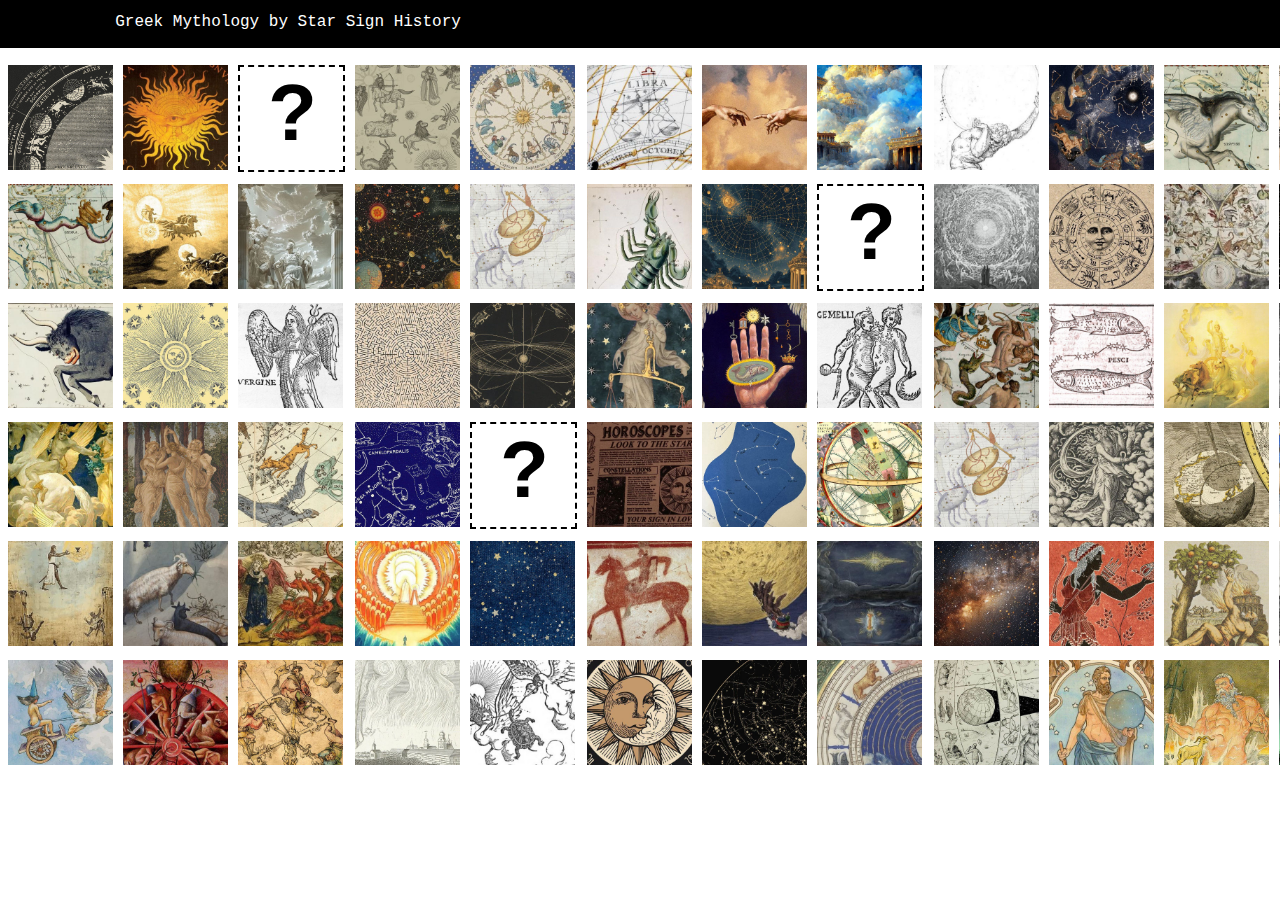
<file: index.html>
<!DOCTYPE html>
<html>
  <head>
    <title>Greek Mythology by Star Sign History
    </title>
    <meta name="viewport" content="width=device-width, initial-scale=1">
    <link href="index.css" rel="stylesheet">

    <section>
      <div>
      <img src="homepage/image1.jpg"/>
      </div>
      <div>
        <p><img src="homepage/image2.jpg"/></p>
      </div>
     
      <div class="main">

        <div class="banner" >
          Greek Mythology by Star Sign History
         </div>

        <a href="./entry1.html" class="borderCont">
        <div class="box"> </div>
        <div class="text"> ? </div>
        </a>
        </div>
      </div>

      
      <div>
      <img src="homepage/image3.jpg"/>
      </div>
      <div>
        <p><img src="homepage/image4.jpg"/></p>
      </div>
      <div>
        <p><img src="homepage/image5.jpg"/></p>
      </div>
      <div >
        <p><img src="homepage/image6.jpg"/></p>
      </div>
      <div>
        <p><img src="homepage/image7.jpg"/></p>
      </div>
      <div >
        <p><img src="homepage/image8.jpg"/></p>
      </div>
      <div >
        <p><img src="homepage/image9.jpg"/></p>
      </div>
      <div >
        <p><img src="homepage/image10.jpg"/></p>
      </div>
      <div >
        <p><img src="homepage/image11.jpg"/></p>
      </div>
      <div>
       <img src="homepage/image12.jpg"/>
      </div>



      <div>
        <p><img src="homepage/image13.jpg"/></p>
      </div>
      <div>
        <p><img src="homepage/image14.jpg"/></p>
      </div>
      <div>
        <p><img src="homepage/image15.jpg"/></p>
      </div>
      <div >
        <p><img src="homepage/image16.jpg"/></p>
      </div>
      <div >
        <p><img src="homepage/image17.jpg"/></p>
      </div>
      <div>
        <p><img src="homepage/image18.jpg"/></p>
      </div>


      <div class="main">
        <a href="./entry2.html" class="borderCont">
        <div class="box2"> </div>
        <div class="text"> ? </div>
        </a>
        </div>
      </div>


      <div >
        <p><img src="homepage/image19.jpg"/></p>
      </div>
      <div>
        <p><img src="homepage/image20.jpg"/></p>
      </div>
      <div>
        <p><img src="homepage/image21.jpg"/></p>
      </div>
      <div>
        <p><img src="homepage/image22.jpg"/></p>
      </div>


      <div>
        <p><img src="homepage/image23.jpg"/></p>
      </div>
      <div>
        <p><img src="homepage/image24.jpg"/></p>
      </div>
      <div >
        <p><img src="homepage/image25.jpg"/></p>
      </div>
      <div>
        <p><img src="homepage/image26.jpg"/></p>
      </div>
      <div >
        <p><img src="homepage/image27.jpg"/></p>
      </div>
      <div>
        <p><img src="homepage/image28.jpg"/></p>
      </div>
      <div>
        <p><img src="homepage/image29.jpg"/></p>
      </div>
      <div>
        <p><img src="homepage/image30.jpg"/></p>
      </div>
      <div>
        <p><img src="homepage/image31.jpg"/></p>
      </div>
      <div >
        <p><img src="homepage/image32.jpg"/></p>
      </div>
      <div>
        <p><img src="homepage/image33.jpg"/></p>
      </div>



      <div >
        <p><img src="homepage/image34.jpg"/></p>
      </div>
      <div>
        <p><img src="homepage/image35.jpg"/></p>
      </div>
      <div >
        <p><img src="homepage/image36.jpg"/></p>
      </div>
      <div>
        <p><img src="homepage/image37.jpg"/></p>
      </div>
      <div >
        <p><img src="homepage/image38.jpg"/></p>
      </div>
            
      <div class="main">
        <a href="./entry3.html" class="borderCont">
        <div class="box3"> </div>
        <div class="text"> ? </div>
        </a>
        </div>
      </div>


      <div>
        <p><img src="homepage/image39.jpg"/></p>
      </div>
      <div>
        <p><img src="homepage/image40.jpg"/></p>
      </div>
      <div >
        <p><img src="homepage/image41.jpg"/></p>
      </div>
      <div>
        <p><img src="homepage/image42.jpg"/></p>
      </div>
      <div >
        <p><img src="homepage/image43.jpg"/></p>
      </div>
      <div>
        <p><img src="homepage/image44.jpg"/></a></p>
      </div>
      <div>
        <p><img src="homepage/image45.jpg"/></p>
      </div>



      <div>
        <p><img src="homepage/image46.jpg"/></p>
      </div>
      <div>
        <p><img src="homepage/image47.jpg"/></p>
      </div>
      <div>
        <p><img src="homepage/image48.jpg"/></p>
      </div>
      <div >
        <p><img src="homepage/image49.jpg"/></p>
      </div>
      <div >
        <p><img src="homepage/image50.jpg"/></p>
      </div>
      <div>
        <p><img src="homepage/image51.jpg"/></p>
      </div>
      <div>
        <p><img src="homepage/image52.jpg"/></p>
      </div>
      <div>
        <p><img src="homepage/image53.jpg"/></p>
      </div>
      <div >
        <p><img src="homepage/image54.jpg"/></p>
      </div>
      <div >
        <p><img src="homepage/image55.jpg"/></p>
      </div>
      <div>
        <p><img src="homepage/image56.jpg"/></a></p>
      </div>
      <div >
        <p><img src="homepage/image57.jpg"/></p>
      </div>



      <div>
        <p><img src="homepage/image58.jpg"/></p>
      </div>
      <div >
        <p><img src="homepage/image59.jpg"/></p>
      </div>
      <div>
        <p><img src="homepage/image60.jpg"/></p>
      </div>
      <div>
        <p><img src="homepage/image61.jpg"/></a></p>
      </div>
      <div >
        <p><img src="homepage/image62.jpg"/></p>
      </div>
      <div>
        <p><img src="homepage/image63.jpg"/></p>
      </div>
      <div>
        <p><img src="homepage/image64.jpg"/></p>
      </div>
      <div >
        <p><img src="homepage/image65.jpg"/></p>
      </div>
      <div>
        <p><img src="homepage/image66.jpg"/></p>
      </div>
      <div >
        <p><img src="homepage/image67.jpg"/></p>
      </div>
      <div>
        <p><img src="homepage/image68.jpg"/></a></p>
      </div>
      <div>
        <p><img src="homepage/image69.jpg"/></a></p>
      </div>
      
    </section>
  </head>
</file>
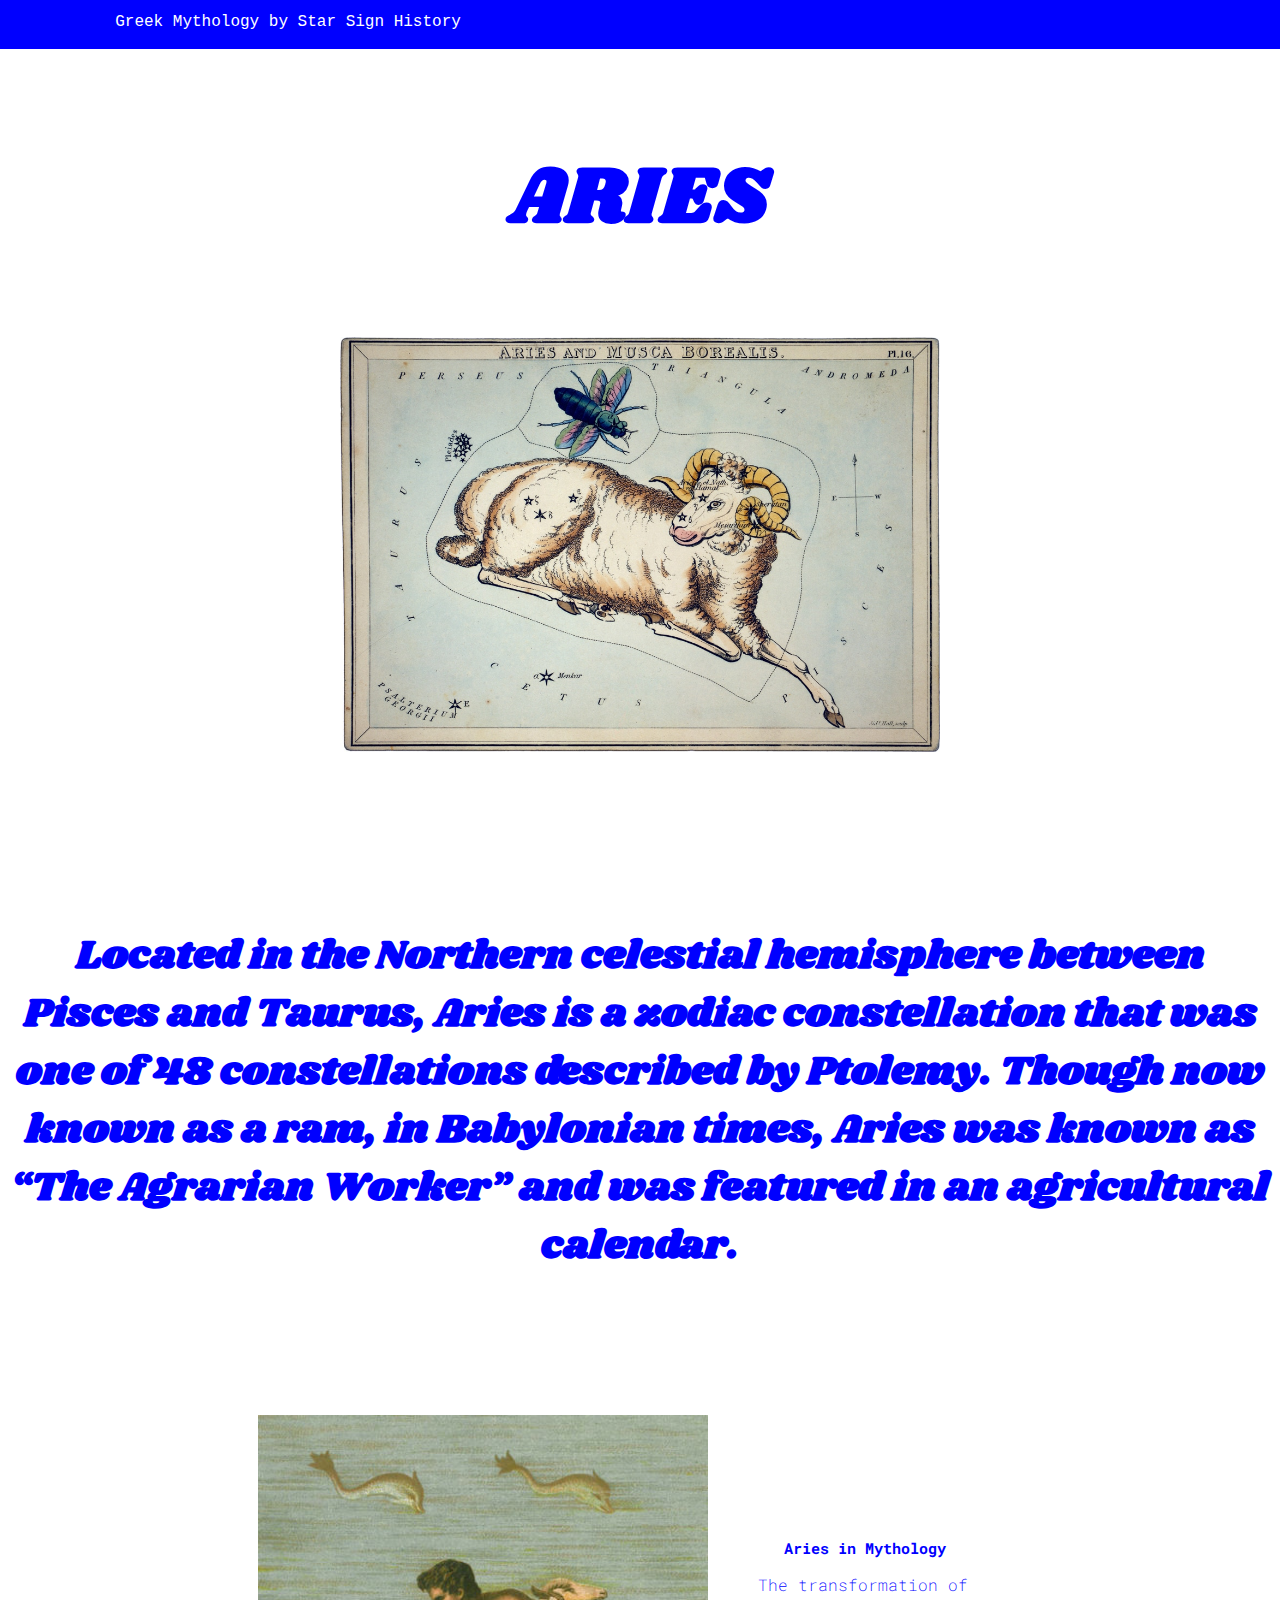
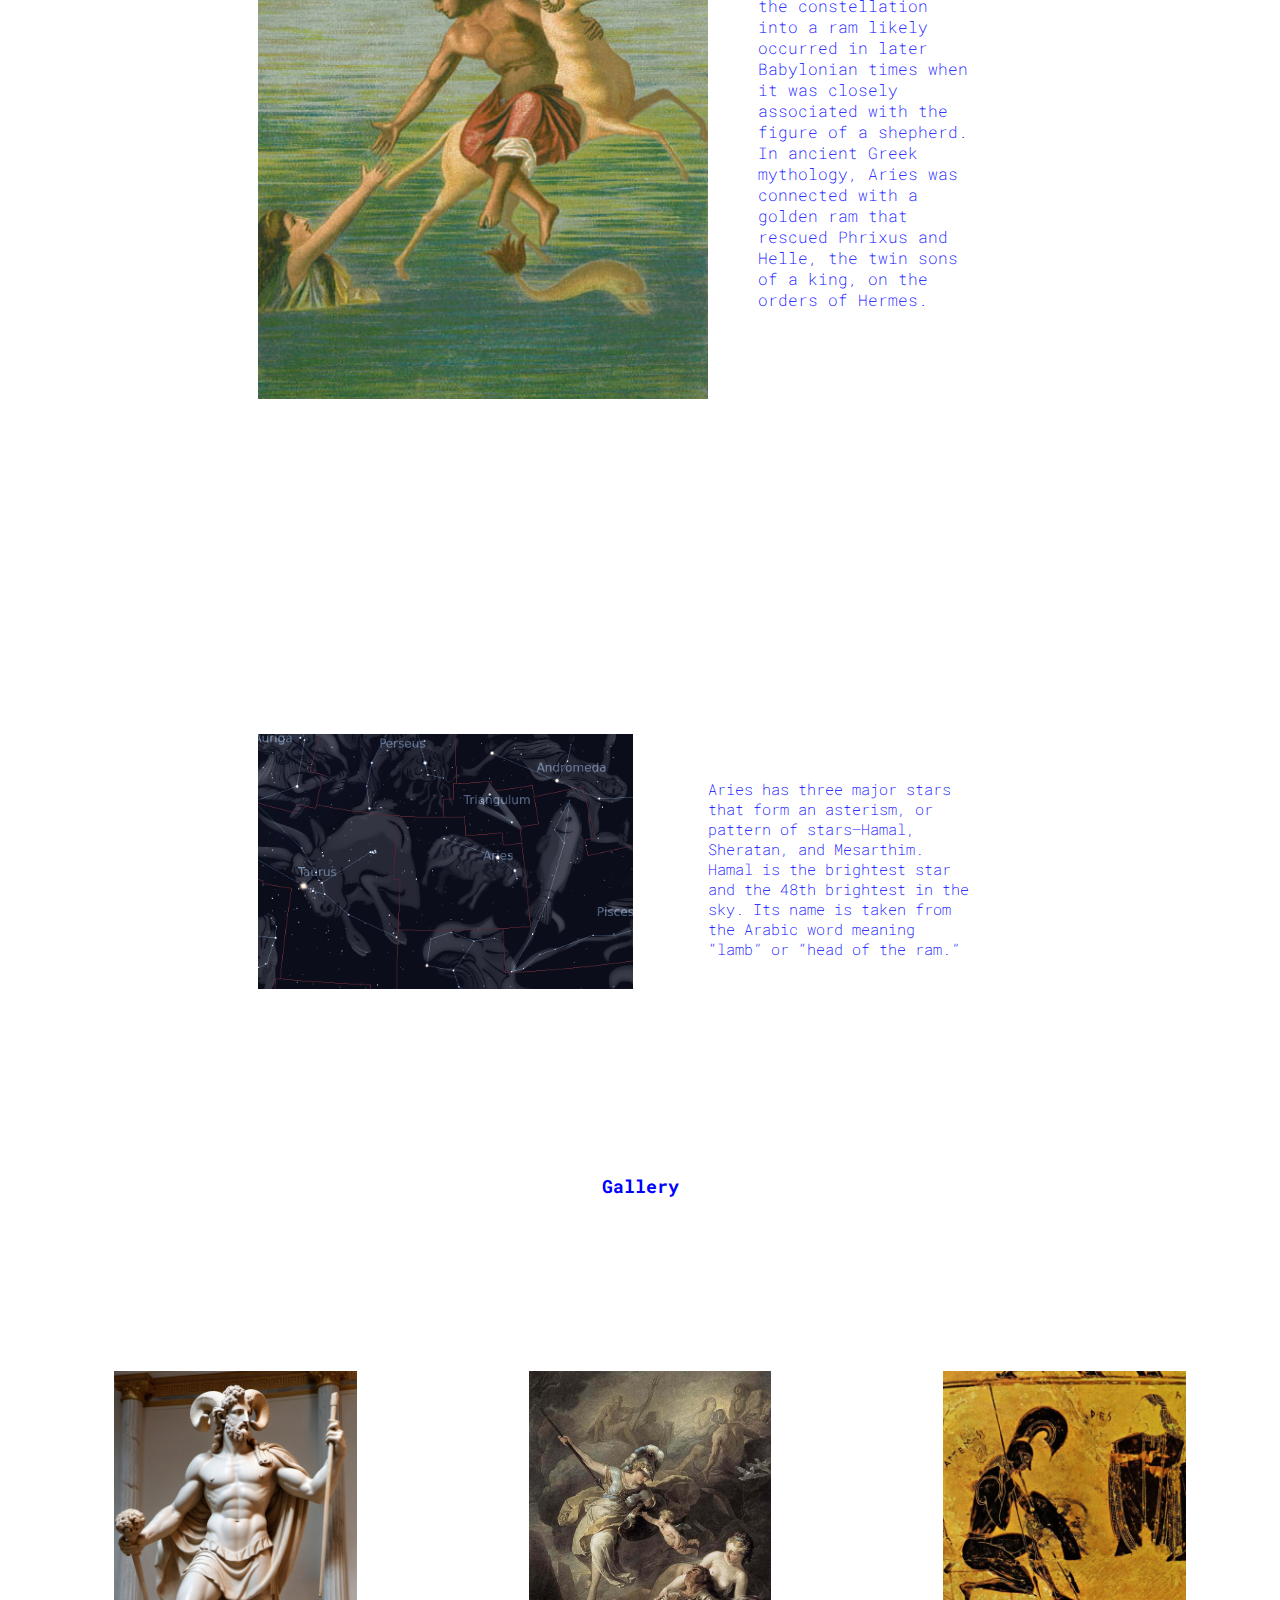
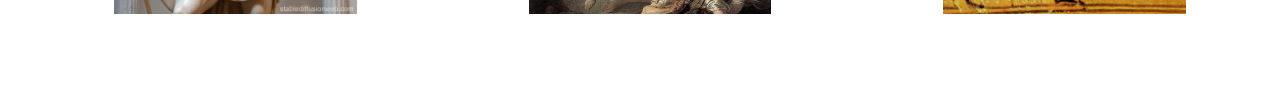
<file: entry1.html>
<!DOCTYPE html>
<html>
    <head><meta http-equiv="Content-Type" content="text/html; charset=UTF-8">
    <meta name="viewport" content="width=device-width, initial-scale=1">
    <link href="entry1.css" rel="stylesheet">
    </head><body data-new-gr-c-s-check-loaded="14.1209.0" data-gr-ext-installed=""><div class="banner">
   Greek Mythology by Star Sign History
    </div>
   <h1 class="header">
    ARIES 
   <p></p>
   <div><img src="entry-1/CHRYSOMALLUS.jpg" class="image1"></div>

   <p class="main-content"> 
    Located in the Northern celestial hemisphere between Pisces and Taurus, Aries is a zodiac constellation that was one of 48 constellations described by Ptolemy. Though now known as a ram, in Babylonian times, Aries was known as “The Agrarian Worker” and was featured in an agricultural calendar.
    </p>


    <div class="container">
        <div>
            <img src="entry-1/ariespic.jpg" class="image">
        </div>
        <div class="text">
    
    <p class="texttitle"> Aries in Mythology </p>
    
    <p class="bodytext">
        The transformation of the constellation into a ram likely occurred in later Babylonian times when it was closely associated with the figure of a shepherd. In ancient Greek mythology, Aries was connected with a golden ram that rescued Phrixus and Helle, the twin sons of a king, on the orders of Hermes.
    </p></div>
    </div>
    

    <div class="alternative">
        <div>
            <img src="entry-1/ARIES.jpg" class="picture">
        </div>
    
    <p class="altbodytext">
        Aries has three major stars that form an asterism, or pattern of stars—Hamal, Sheratan, and Mesarthim. Hamal is the brightest star and the 48th brightest in the sky. Its name is taken from the Arabic word meaning “lamb” or “head of the ram.”
    </p></div>


        <p class="altpicstext"> 
        Gallery
    </p>


    <div class="altpics">
        <div class="column">
            <img src="entry-1/292d6b4e-099a-4e4c-8a4e-02c5c573cabf.jpg" alt="pic1" style="width:60%">
        </div>
        <div class="column">
            <img src="entry-1/ares-Good-of-war-thumbnail.jpg" alt="pic2" style="width:60%">
        </div>
        <div class="column">
            <img src="entry-1/ares-aphrodite-ezgif.com-webp-to-jpg-converter.jpg" alt="pic3" style="width:60%">
        </div>
    </div>
</file>
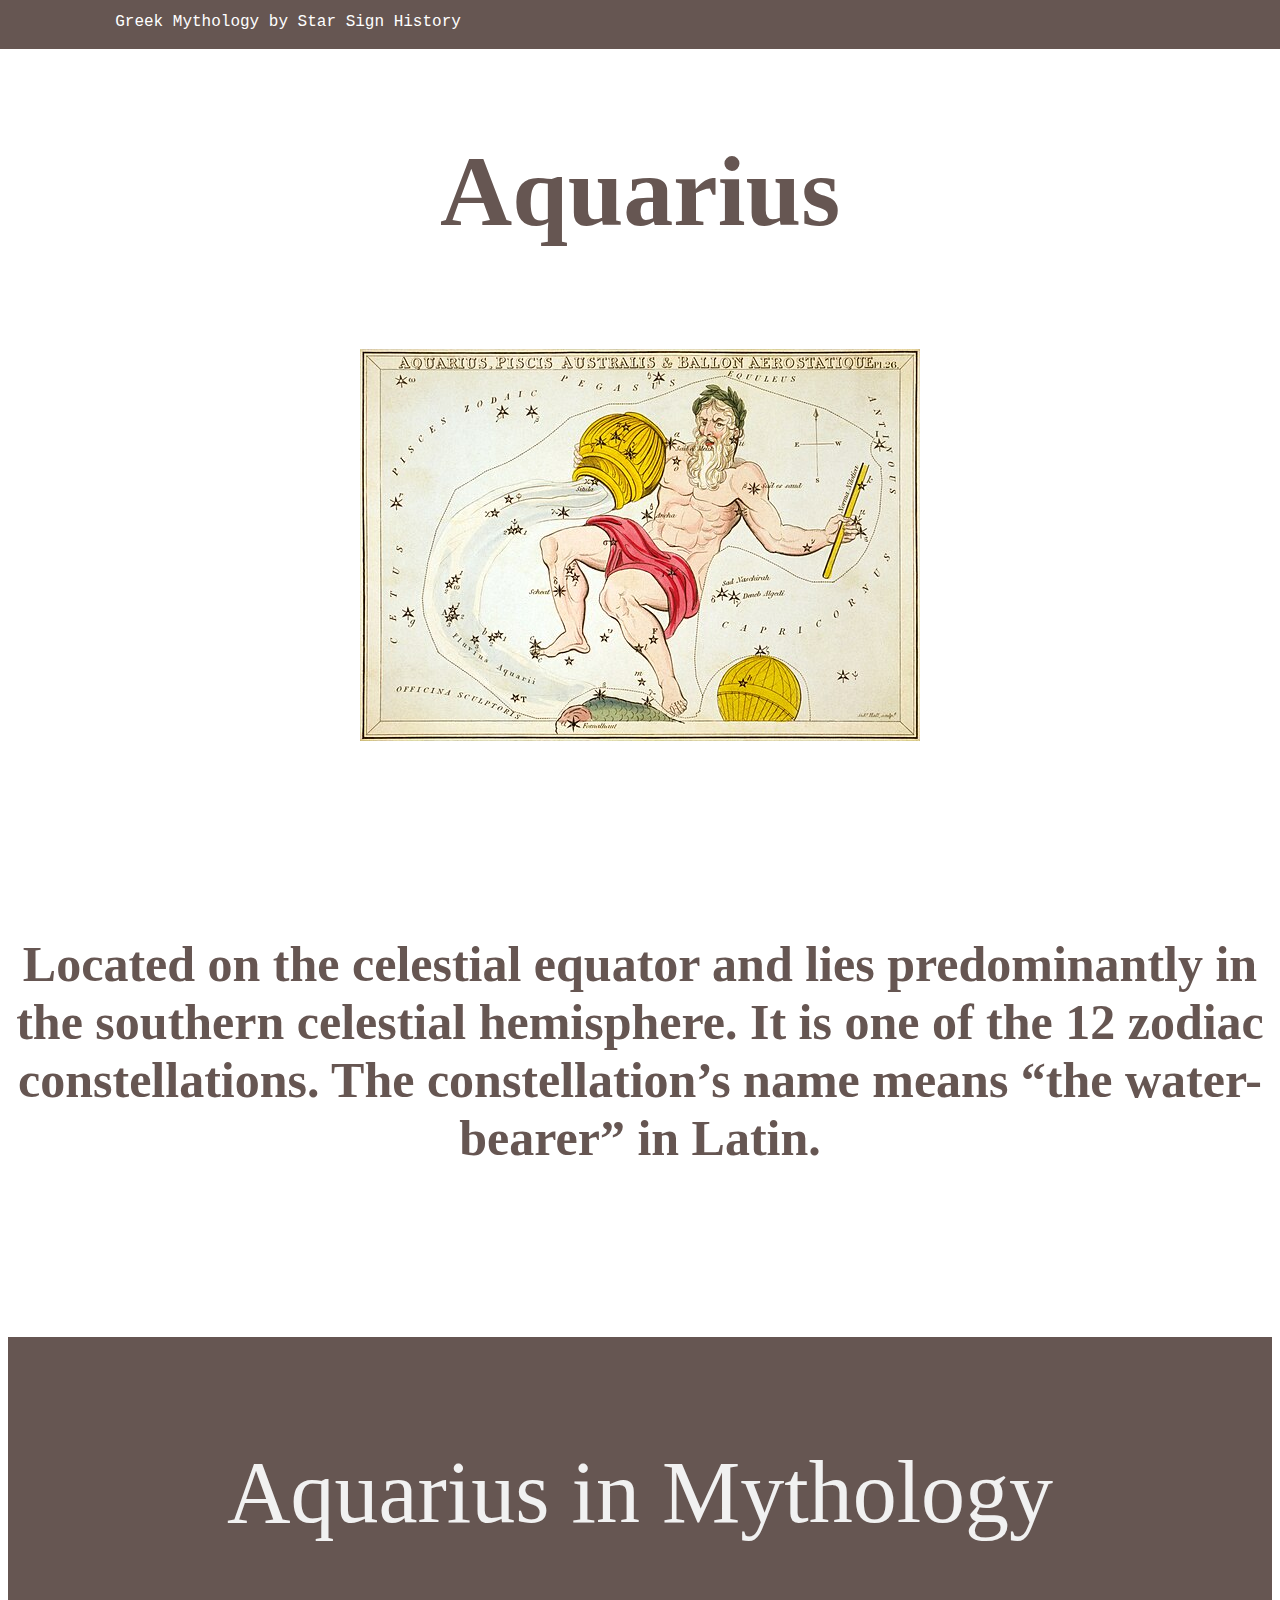
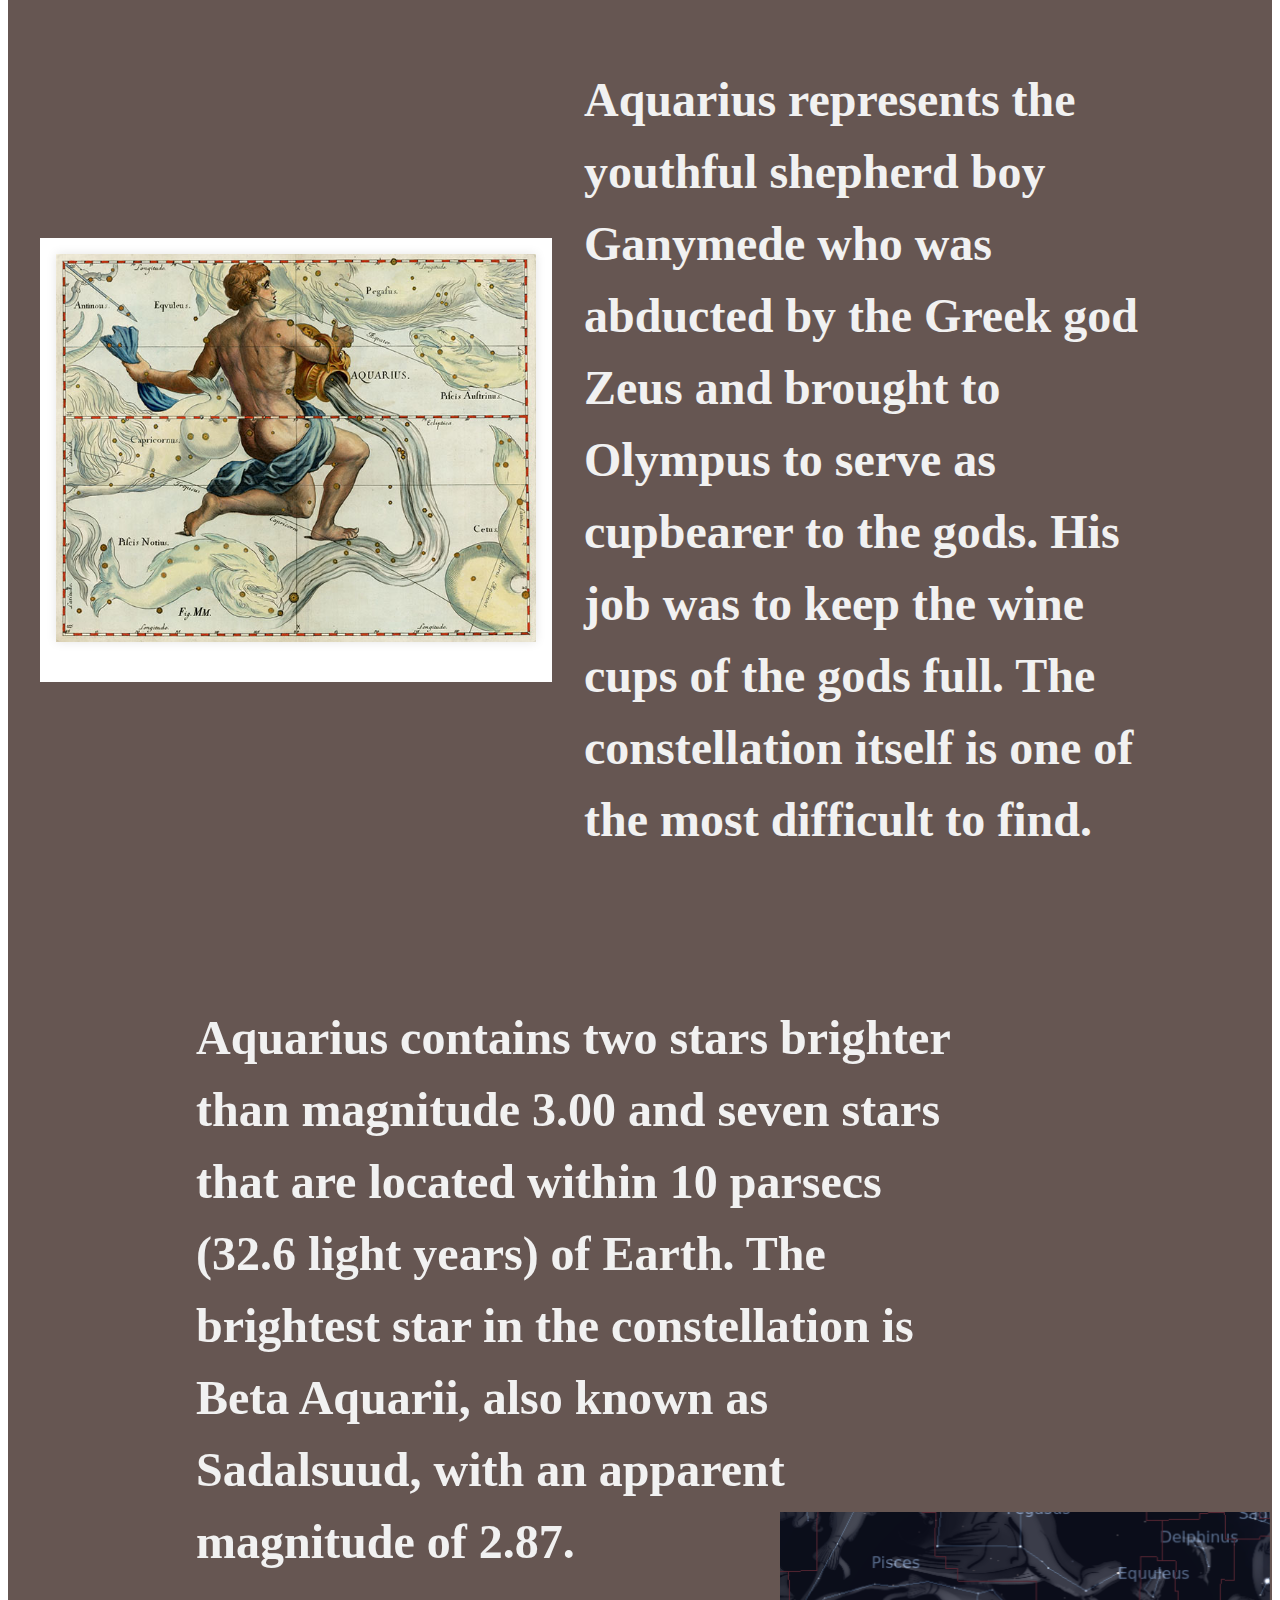
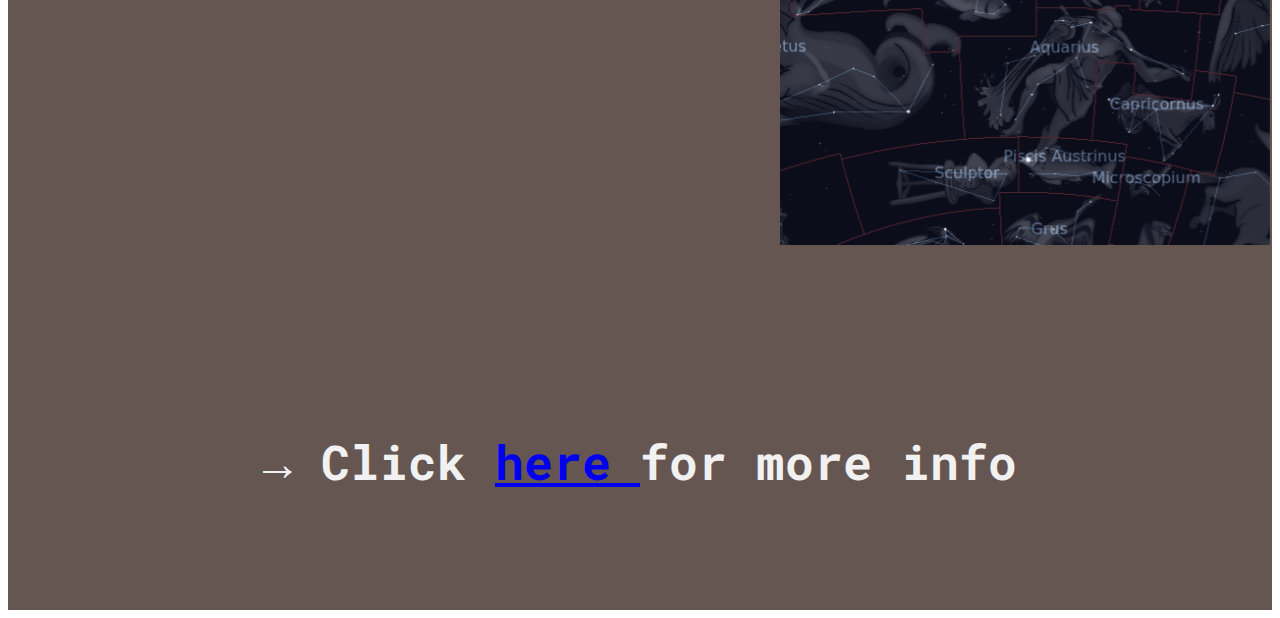
<file: entry2.html>
<!DOCTYPE html>
<html>
    <head><meta http-equiv="Content-Type" content="text/html; charset=UTF-8">
    <meta name="viewport" content="width=device-width, initial-scale=1">
    <link href="entry2.css" rel="stylesheet">
    </head><body data-new-gr-c-s-check-loaded="14.1209.0" data-gr-ext-installed=""><div class="banner">
   Greek Mythology by Star Sign History
    </div>
   <h1 class="header">
    Aquarius 
   </p>
   <div><img src="entry-2/Aquap.jpg"></div>

   <p class="main-content"> 
    Located on the celestial equator and lies predominantly in the southern celestial hemisphere. It is one of the 12 zodiac constellations. The constellation’s name means “the water-bearer” in Latin.
  </p>



<section class="dark">
    <h2>Aquarius in Mythology</h2>
    <div class="flex-area">
        <div class="img-cont">
            <img alt="aquarius" src="entry-2/aquarius.jpg">
        </div>
        <div class="body-copy">
            <p>  Aquarius represents the youthful shepherd boy Ganymede who was abducted by the Greek god Zeus and brought to Olympus to serve as cupbearer to the gods. His job was to keep the wine cups of the gods full. The constellation itself is one of the most difficult to find.
            </p>

        </div>
    </div>


<div class="container">
  <div>
      <img src="entry-2/star.jpg" class="image" alt="Aquarius Stars">
  </div>
  <div class="text">
      <p class="bodytext">
          Aquarius contains two stars brighter than magnitude 3.00 and seven stars that are located within 10 parsecs (32.6 light years) of Earth. The brightest star in the constellation is Beta Aquarii, also known as Sadalsuud, with an apparent magnitude of 2.87.
      </p>
  </div>
</div>



    <p class="link">
         → Click <a href="https://www.youtube.com/watch?v=b2mUHGJvE_k&pp=ygUQYXF1YXJpdXMgaGlzdG9yeQ%3D%3D/"> here </a> for more info
        </p>
</file>
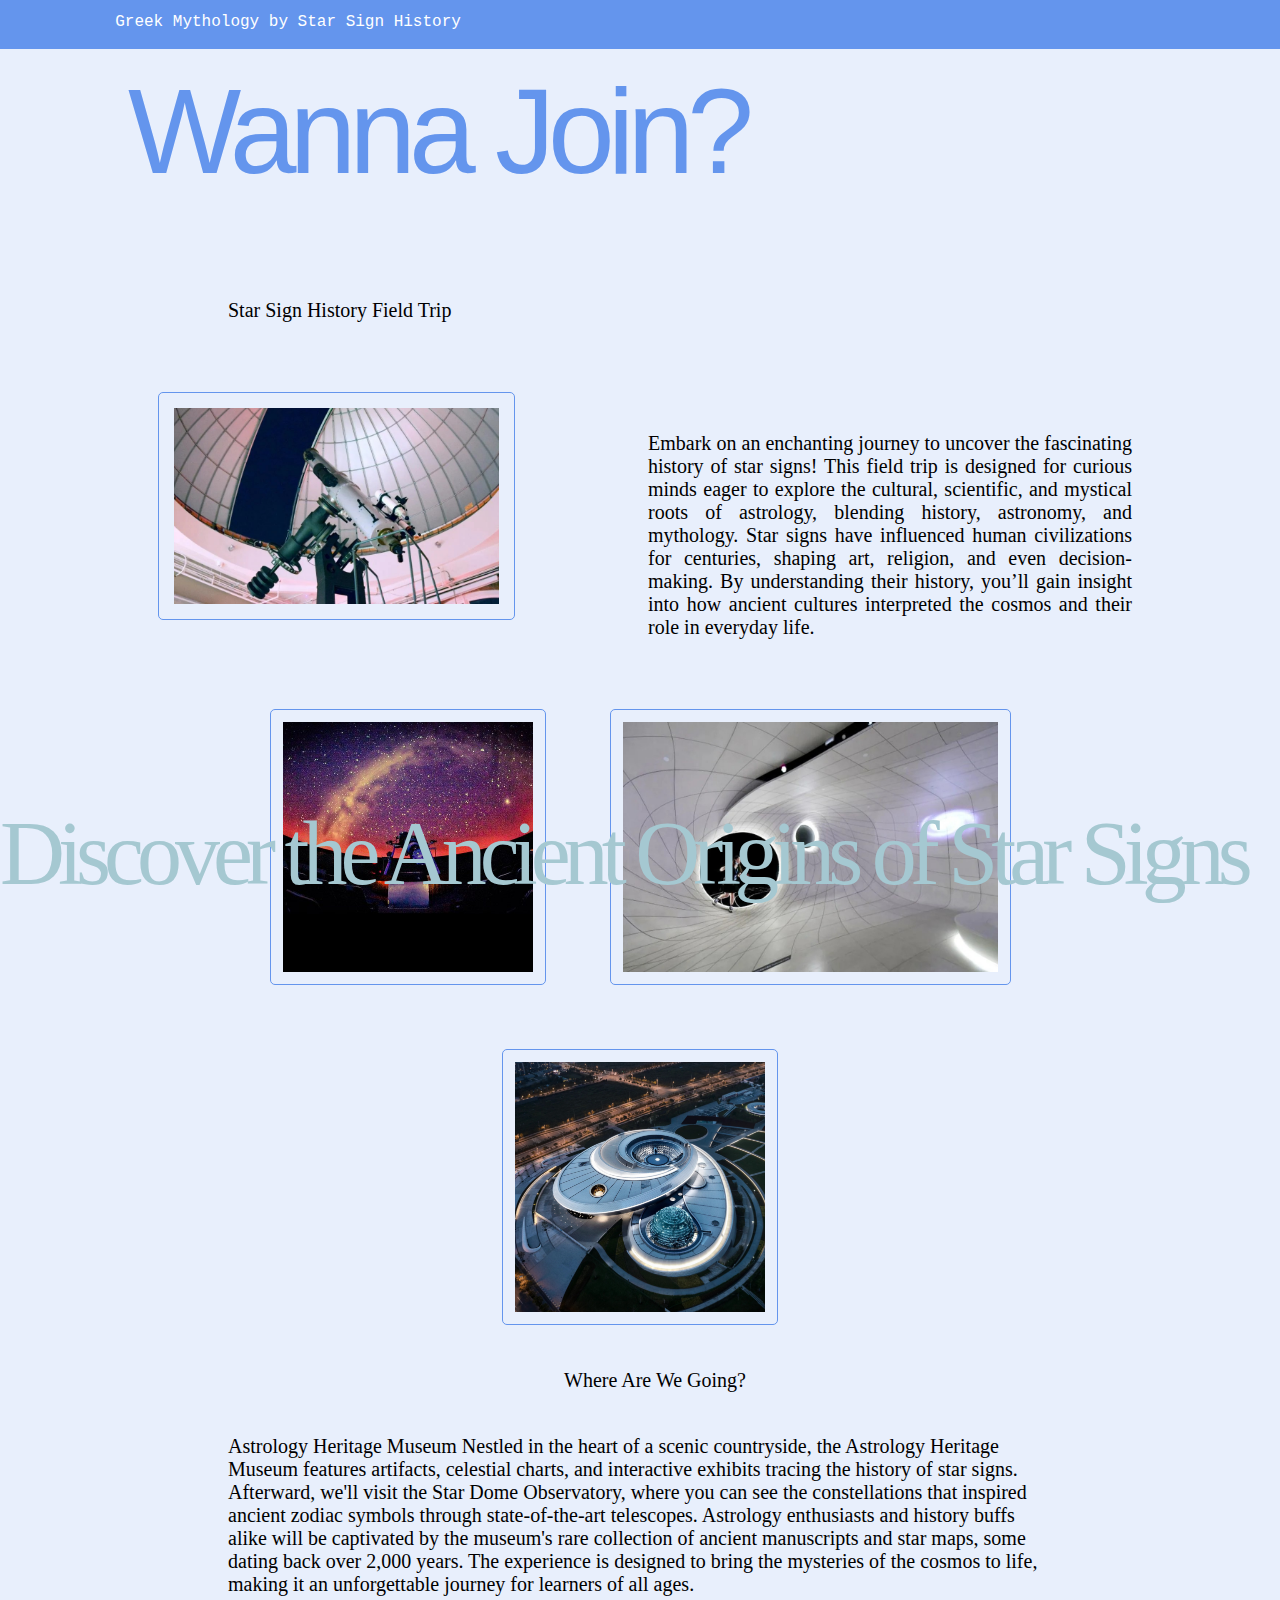
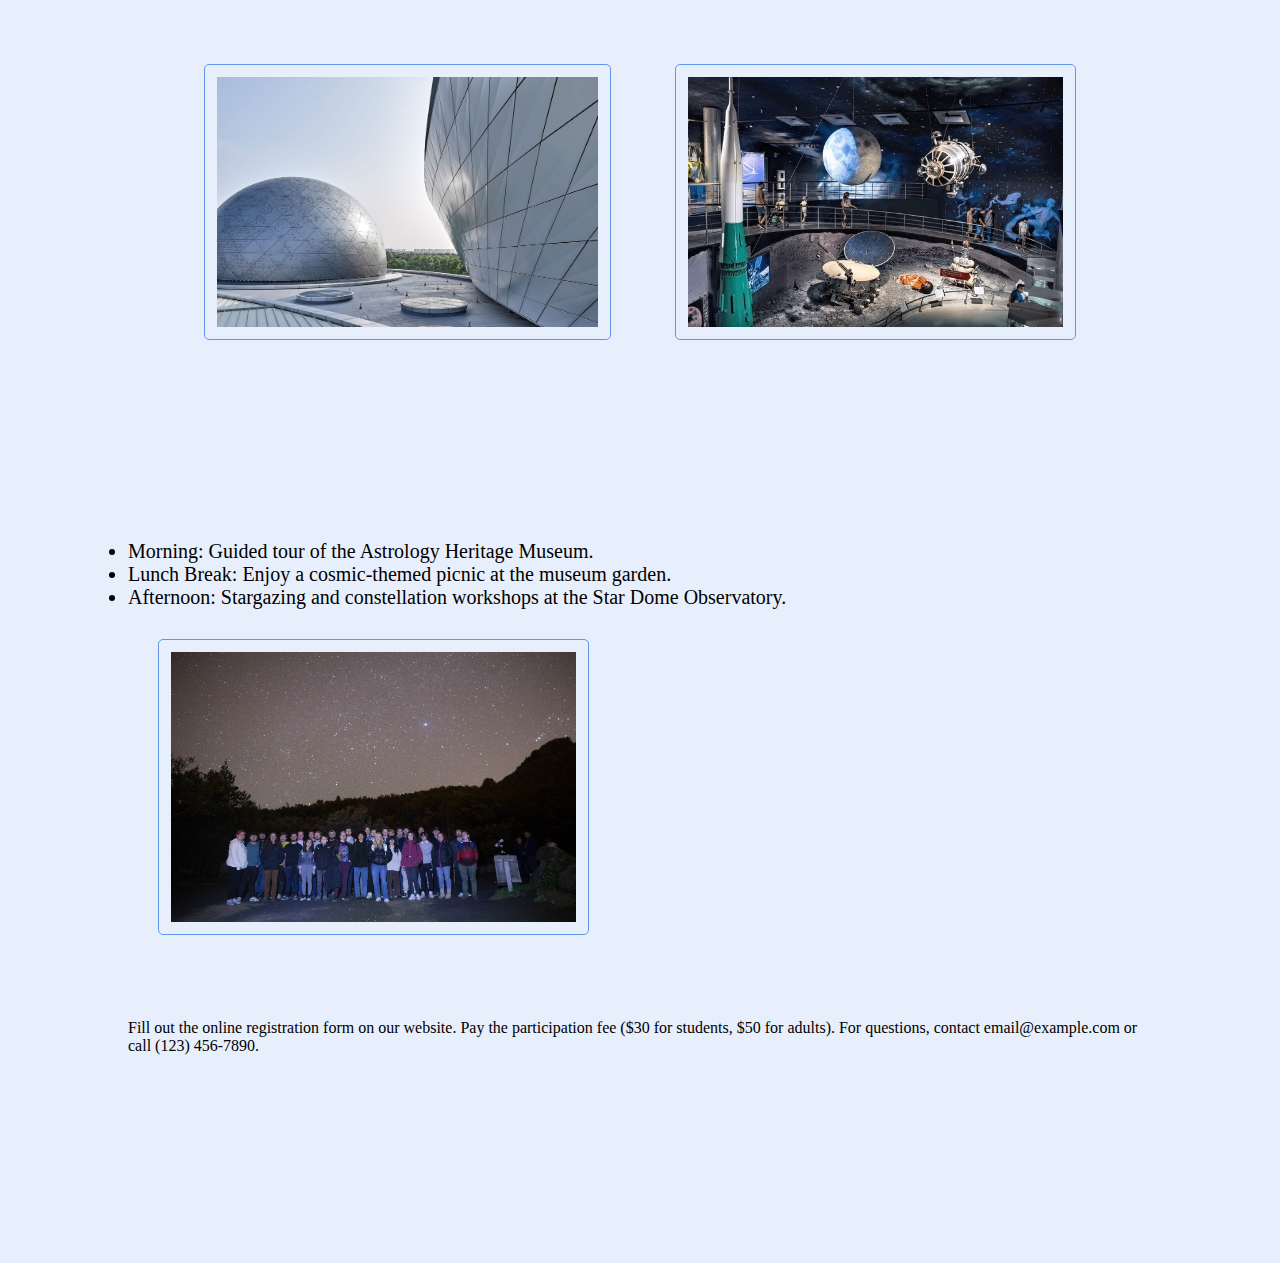
<file: entry3.html>
<!DOCTYPE html>
<html>
    <head><meta http-equiv="Content-Type" content="text/html; charset=UTF-8">
    <meta name="viewport" content="width=device-width, initial-scale=1">
    <link href="entry3.css" rel="stylesheet">
    </head><body data-new-gr-c-s-check-loaded="14.1209.0" data-gr-ext-installed=""><div class="banner">
   Greek Mythology by Star Sign History
    </div>
        

    <div class="wrapper">
        <main class="padding">

        <div> 
        <div class="float-left">
         <p class="page-title">Wanna Join?</p> 
         <p class="body-text"> Star Sign History Field Trip
        </p>  
    
        </div>
        <div class="section-01">
            <p>
                    <div class="float-left">
                    <img src="entry-3/image-07.jpg"  class="float-left images" width="325px"> 
                     </div>   

                <p class="float-right" style="text-align: justify;"> 
                    Embark on an enchanting journey to uncover the fascinating history of star signs! This field trip is designed for curious minds eager to explore the cultural, scientific, and mystical roots of astrology, blending history, astronomy, and mythology.
                    Star signs have influenced human civilizations for centuries, shaping art, religion, and even decision-making. By understanding their history, you’ll gain insight into how ancient cultures interpreted the cosmos and their role in everyday life.

                </p>
            </p>
        </div>
        </div>
    
    
    
        <div style="text-align: center;">
            <img src="entry-3/image-08.jpg"  width="250px" class="images">
            <img src="entry-3/image-09.jpg"  width="375px" class="images">
            <img src="entry-3/image-10.jpg"  width="250px" class="images">
        </div>
    
    
    <div>
        <p class="body-text" style="text-align: center; margin-top: 10px; margin-right: 70px;">
            Where Are We Going?
    
            <p class="body-text" style="text-align: left; margin-right: 100px;">
                <br>Astrology Heritage Museum
                Nestled in the heart of a scenic countryside, the Astrology Heritage Museum features artifacts, celestial charts, and interactive exhibits tracing the history of star signs. Afterward, we'll visit the Star Dome Observatory, where you can see the constellations that inspired ancient zodiac symbols through state-of-the-art telescopes. Astrology enthusiasts and history buffs alike will be captivated by the museum's rare collection of ancient manuscripts and star maps, some dating back over 2,000 years. The experience is designed to bring the mysteries of the cosmos to life, making it an unforgettable journey for learners of all ages.
                
            </p>
        </p>
    </div>
    

    <div style="text-align: center;">
        <br><img src="entry-3/image-12.jpg" height="250px" class="images">
        <img src="entry-3/image-11.jpg"  height="250px" class="images">
    </div>
    

    <p>
    <div class="section-04">
        <p class="body-text" style="text-align: justify; margin-top: 150px; width: 550px;">

                <li>Morning: Guided tour of the Astrology Heritage Museum.</li>
                <li>Lunch Break: Enjoy a cosmic-themed picnic at the museum garden.</li>
                <li>Afternoon: Stargazing and constellation workshops at the Star Dome Observatory.</li>
            </ul>
        </div>
        <div>
        <img src="entry-3/image-13.jpg" class="images" style="height: 270px; text-align: right;">
        </div>
    </p>

    
    <div>
        <p class="body-text" style="text-align: left;margin-top: 50px;">

        <p> Fill out the online registration form on our website. Pay the participation fee ($30 for students, $50 for adults). For questions, contact email@example.com or call (123) 456-7890.</p>
          
        </p>
    </div>
    </main>
    
    <div>
        <p class="common-title">
            Discover the Ancient Origins of Star Signs
 </p>
    </div>
    
    

        
        <script src="" async defer></script>
    </body>
</html>
</file>
<file: index.css>
@import url('https://fonts.googleapis.com/css2?family=Roboto+Mono:ital,wght@0,200;0,300;0,400;0,500;1,200;1,400;1,500&display=swap');
.banner{
	background-color:black;
    font-family: 'Verdana', monospace;
    font-weight: 300;
    padding-left: 9%;
    padding-top: 1%;
    color: white;
	left: 0px;
    right:0px;
	position: fixed;
	top: 0px;
	width: 100%;
    height: 35px;

}
section {
    margin-top: 65px;
    --columns: 12;
    display: grid;
    grid-template-columns: repeat(var(--columns), 1fr);
    gap: 10px
}

img{
    height: 105px;
}

p {
    display: block;
    margin-block-start: 0px;
    margin-block-end: 0px;
    margin-inline-start: 0px;
    margin-inline-end: 0px;
}

.grow img{
    transition: 1s ease;
    position:absolute;
    -webkit-filter: opacity(0%);
        -webkit-transition: all 1s ease;
        -moz-transition: all 1s ease;
        -o-transition: all 1s ease;
        -ms-transition: all 1s ease;
        transition: all 1s ease;
        height:100px;
        width:100px;
    }
        
    

            .text{
                padding:25px;
                z-index:1;
                }
                .borderCont{
                display:grid;
                border:2px solid black;
                border-style: dashed;
                height:103px;
                width: 103px;

                }
                .box,.text{
                grid-column: 1;
                grid-row: 1;
                font-family: Arial, Helvetica, sans-serif;
                color: black;
                font-size: 80px;
                font-weight: bolder;
                text-align: center;
                padding-top: 0%;
                }
                
                .box{
                z-index:5;
                height:105px;
                width:105px;
                transition:0.3s ease-in-out all;
                }
                
                .box:hover {
                position: relative;
                transform:scale(1.1);
                }
                .box:hover:after {
                content: ' ';
                background-image:url("homepage/aries.jpg"); 
                display: block;
                position: absolute;
                left: -1px; 
                top: -1px; 
                background-size: contain;
                height: inherit;
                width: inherit;
                }

                .box2,.text{
                    grid-column: 1;
                    grid-row: 1;
                    font-family: Arial, Helvetica, sans-serif;
                    color: black;
                    font-size: 80px;
                    font-weight: bolder;
                    text-align: center;
                    padding-top: 0%;
                    }
                    
                .box2{
                    z-index:5;
                    height:105px;
                    width:105px;
                    transition:0.3s ease-in-out all;
                    }

                .box2:hover {
                    position: relative;
                    transform:scale(1.1);
                    }
                    .box2:hover:after {
                    content: ' ';
                    background-image:url("homepage/aquarius.jpg"); 
                    display: block;
                    position: absolute;
                    left: -1px; 
                    top: -1px; 
                    background-size: contain;
                    height: inherit;
                    width: inherit;
                    }

                    .box3,.text{
                        grid-column: 1;
                        grid-row: 1;
                        font-family: Arial, Helvetica, sans-serif;
                        color: black;
                        font-size: 80px;
                        font-weight: bolder;
                        text-align: center;
                        padding-top: 0%;
                        }
                        
                    .box3{
                        z-index:5;
                        height:105px;
                        width:105px;
                        transition:0.3s ease-in-out all;
                        }
    
                    .box3:hover {
                        position: relative;
                        transform:scale(1.1);
                        }
                        .box3:hover:after {
                        content: ' ';
                        background-image:url("homepage/trip.jpg"); 
                        display: block;
                        position: absolute;
                        left: -1px;
                        top: -1px; 
                        background-size: contain;
                        height: inherit;
                        width: inherit;
                        }

                        .box4,.text{
                            grid-column: 1;
                            grid-row: 1;
                            font-family: Arial, Helvetica, sans-serif;
                            color: black;
                            font-size: 80px;
                            font-weight: bolder;
                            text-align: center;
                            padding-top: 0%;
                            }
                            
                        .box4{
                            z-index:5;
                            height:105px;
                            width:105px;
                            transition:0.3s ease-in-out all;
                            }
        
                        .box4:hover {
                            position: relative;
                            transform:scale(1.1);
                            }
                            .box4:hover:after {
                            content: ' ';
                            background-image:url("index collage/entry4.jpg"); 
                            display: block;
                            position: absolute;
                            left: -1px; 
                            top: -1px; 
                            background-size: contain;
                            height: inherit;
                            width: inherit;
                            }


            
                            .box5,.text{
                                grid-column: 1;
                                grid-row: 1;
                                font-family: Arial, Helvetica, sans-serif;
                                color: black;
                                font-size: 80px;
                                font-weight: bolder;
                                text-align: center;
                                padding-top: 0%;
                                
                                }
                                
                            .box5{
                                z-index:5;
                                height:105px;
                                width:105px;
                                transition:0.3s ease-in-out all;
                                }
            
                            .box5:hover {
                                position: relative;
                                transform:scale(1.1);
                                }
                                .box5:hover:after {
                                content: ' ';
                                background-image:url("index collage/entry5.jpg"); 
                                display: block;
                                position: absolute;
                                left: -1px; 
                                top: -1px; 
                                background-size: contain;
                                height: inherit;
                                width: inherit;
                                }
                               
                                a:link { text-decoration: none; }
                                a:visited { text-decoration: none; }
                                a:hover { text-decoration: none; }
                                a:active { text-decoration: none; }
                                     
                      

@media (min-width: 400px) {
    section { --columns: 4; 
    }
}

@media (min-width: 600px) {
    section { --columns: 6; 
    }
}

@media (min-width: 800px) {
    section { --columns: 8; 
    }
}
    
@media (min-width: 1200px) {
    section { --columns: 12; 
    }
}
</file>
<file: entry1.css>
@import url('https://fonts.googleapis.com/css2?family=Chango&family=Faster+One&family=Gravitas+One&family=Roboto+Mono:ital,wght@0,200;0,300;0,400;0,500;1,200;1,400;1,500&family=Shrikhand&display=swap');

.banner{
	background-color: blue;
    font-family: 'Verdana', monospace;
    font-weight: 300;
    padding-left: 9%;
    padding-top: 1%;
    color: white;
	  left: 0px;
    right:0px;
	  position: fixed;
	  top: 0px;
	  width: 100%;
    height: 36px;
}

.banner a:link { text-decoration: none; color: white;}
.banner a:visited { text-decoration: none; color: white;}
.banner a:hover { text-decoration: none; color: white;}
.banner a:active { text-decoration: none; color: white;}
                                     

h1{
    color:blue;
    margin-top: 140px;
    font-size: 80px;
    text-align: center;
    font-family: 'Shrikhand';
    font-weight: bold;

}

.image1 {
  width: 50%; 
  height: auto; 
  max-width: 600px; 
  max-height: 500px; 
}

.main-content {
  font-size: 40px; 
  margin-top: 140px;
  margin-bottom: 140px;
}


.gif{
    margin-top:300px;
}

p {text-align: center;
}

.container {
    display: flex;
    flex-wrap: nowrap;
    align-items: center;
    justify-content: center;
  }


  .image {
    flex-basis: 500%;
    margin-left: 250px;
    height: 180%;
    width: 180%;
    padding-bottom: 50px;
  }

  .text {
    font-size: 15px;
    padding-left: 500px;
    padding-right: 300px;
    padding-bottom: 50px;
    column-gap: 20px;
}

.bodytext{
  font-family: 'Roboto Mono', monospace;
  font-weight: 200;
  font-size: 16px;
  text-align: left;
  
}

.alternative {
    display: flex;
    flex-wrap: nowrap;
    align-items: center;
    justify-content: center;
    margin-top: 250px
  }


  .picture {
    flex-basis: 500%;
    margin-left: 250px;
    height: 150%;
    width: 150%;
    padding-bottom: 50px;

  }

  .altbodytext {
    font-size: 15px;
    border-left: 450px;
    padding-left: 450px;
    padding-right: 300px;
    padding-bottom: 70px;
    color: blue;
    font-family: 'roboto Mono', monospace;
    font-weight:200;
    text-align: left;
}




  .place{
    font-family: 'Roboto Mono', monospace;
    padding-bottom: 250px;
    color: orangered;
    font-size: medium;
  }

.altpicstext{
    font-family: 'Roboto Mono', monospace;
    margin-top: 100px;
    font-size: 18px;

  }

  .altpics {
    display: flex;
    align-content: center;
    margin-left: 20px;
    
  }
  
  .column {
    margin-top: 150px;
    flex: 33.33%;
    padding: 5px;
    
  }

  .rowtwo {
    display: flex;
    align-content: center;
    margin-left: 20px;
    margin-top: 30px;
  }
  
  .columntwo {
    flex: 33.33%;
    padding: 5px;
    
  }


  .link{
    font-family: 'Roboto Mono', monospace;
    font-size: medium;
    text-align: center;
    margin-top: 150px;
    margin-bottom: 130px;
  }

  .texttitle{
    font-family: 'Roboto Mono', monospace;
  }



  .bottombanner{
    background-color: blue;
    font-family: 'Roboto Mono', monospace;
    font-weight: 300;
    padding-left: 9%;
    padding-top: 1%;
    color: blue;
	left: 0px;
    right:0px;
	position: fixed;
    bottom: 0px;
	width: 100%;
    height: 36px
  }

.container2{

        position: flex;
        margin-left: auto;
        margin-right: auto;
        width: 30%;
        margin-top: 250px;
      }
      
      .watercolour {
        display:block;
        width: 50%;
        height: 10%;
        transition: .5s ease;
        backface-visibility: hidden;


      }
      
      .middle {
        transition: .5s ease;
        opacity: 0;
        position: relative;
        top: 50%;
        left: 50%;
        transform: translate(-50%, -50%);
        -ms-transform: translate(-50%, -50%);
        text-align: center;
      }
      
      .container2:hover .image {
        opacity: 0.3;
      }
      
      .container2:hover .middle {
        opacity: 1;
      }
      
      .hovertext {
        background-color: orangered;
        color: white;
        font-size: 13px;
        padding: 16px 32px;
        font-family: 'roboto mono', monospace;
        font-weight: 200;
      }
</file>
<file: entry2.css>
@import url('https://fonts.googleapis.com/css2?family=Roboto+Mono:ital,wght@0,200;0,300;0,400;0,500;1,200;1,400;1,500&display=swap');

.banner{
	background-color: #665652;
    font-family: 'Verdana', monospace;
    font-weight: 300;
    padding-left: 9%;
    padding-top: 1%;
    color: white;
	  left: 0px;
    right:0px;
	  position: fixed;
	  top: 0px;
  	width: 100%;
    height: 36px
}

.header{
  padding-top: 5%;
}

.banner a:link { text-decoration: none; color: white;}
.banner a:visited { text-decoration: none; color: white;}
.banner a:hover { text-decoration: none; color: white;}
.banner a:active { text-decoration: none; color: white;}
                                     

h1{
    color:#665652;
    margin-top: 5%;
    margin-bottom:0px;
    font-size: 100px;
    text-align: center;
    font-family: 'cinzel';
    font-weight: bold;
    display: inline-block
}

.main-content {
  font-size: 50px; 
  text-align: center;
  margin-top: 170px;
  margin-bottom: 170px;
}

p {text-align: left;

}

.container {
  display: flex;
  align-items: center;
  justify-content: center;
  position: relative; 
}

.container .text {
  text-align: left; 
  margin-left: 0; 
  margin-top: 50px;
  padding-left: 1rem; 

}

.container img {
  max-width: none; 
  width: 350%; 
  height: auto; 
  position: relative; 
  left: 600px; 
  top: 400px; 
}




.image {
  flex-basis: 500%;
  margin-left:140px;
  height: 200%;
  width: 200%;
  padding-bottom: 50px;
}



.text {
  font-size: 15px;
  padding-left: 470px;
  padding-right: 250px;
  padding-bottom: 100px;
}





  .row {
    display: flex;
    align-content: center;
    margin-left: 130px;
    margin-top:70px;
  }


  .link {
    font-family: 'Roboto Mono', monospace;
    text-align: center;
    margin-top: 300px;
    margin-bottom: 80px;
    font-size: 25px; 
}

.dark {
    background-color: #665652; 
    color: #f1f1f1; 
    background-size: cover;
    padding: 2rem;
}

.dark h2 {
  color: #f1f1f1; 
  font-weight: 200;
  font-size: 5.5rem; 
}


.dark p {
  color: #f1f1f1; 
  font-size: 3rem; 
  line-height: 1.5; 
}


.flex-area {
    display: flex;
    gap: 2rem;
    align-items: center;
}

.img-cont {
    background-color: white;
    padding: 1rem;
    width: 40%;
}

.img-cont img {
    object-fit: cover;
    width: 100%;
    box-shadow: 0px 0px 10px rgba(0, 0, 0, 0.1);
}

.body-copy {
    width: 50%;
}



@media (max-width: 900px) {
  body {
      width: 100%;
  }
}
</file>
<file: entry3.css>
@import url('https://fonts.googleapis.com/css2?family=Roboto+Mono:ital,wght@0,200;0,300;0,400;0,500;1,200;1,400;1,500&display=swap');

.banner{
	background-color: cornflowerblue;
    font-family: 'Verdana', monospace;
    font-weight: 300;
    padding-left: 9%;
    padding-top: 1%;
    color: white;
	left: 0px;
    right:0px;
	position: fixed;
	top: 0px;
	width: 100%;
    height: 36px
}

body { 
    background-color: rgba(100, 149, 237, 0.15);
}

.wrapper { 
    margin: 0 auto;
    width: 80vw;
}

.page-title {
    font-family: bd-supper, sans-serif;
    font-weight: 400;
    font-style: normal;
    color: cornflowerblue;
    margin-top: 75px;
    font-size: 120px;
    line-height: 80%;
    letter-spacing: -7px;

}

.body-text {
    color: black;
    font-size: 20px;   
    font-style: normal; 
    padding-left: 100px; 
}


span {
    font-weight: 400;
    font-style: italic;
}

.float-left {
float: left;
}

.section-01 {
    color: black;
    font-size: 20px;   
    font-family: adobe-caslon-pro, serif;
    font-weight: 400;
    font-style: normal; 
    float: right;
}


.images {
    border-color: cornflowerblue;
    border-radius: 5px;
    border-width: 1px;
    border-style: solid;
    padding: 0.75em;
    margin: 30px;
}

    .underline { 
    text-decoration: underline dotted cornflowerblue;
}

.float-right {
    margin-left: 500px;
    margin-top: 70px;
    padding: 20px;
    margin-right: initial;
}



.section-04 {
    color: black;
    font-size: 20px;   
    font-weight: 400;
    font-style: normal; 
    float: left;
}

div:after {
    clear:both;
    content: '';
    display: block;
}

.common-title {
    font-weight: 400;
    font-style: normal;
    color: #A5C8D1;
    font-size: 90px;
    width: 100vw;
    margin: 0 auto;
    letter-spacing: -7px;  
    position: fixed;
    bottom: -5px;
    left: 0px;
    right: 0px;
}

.padding { 
    margin-bottom: 200px;
}
</file>
